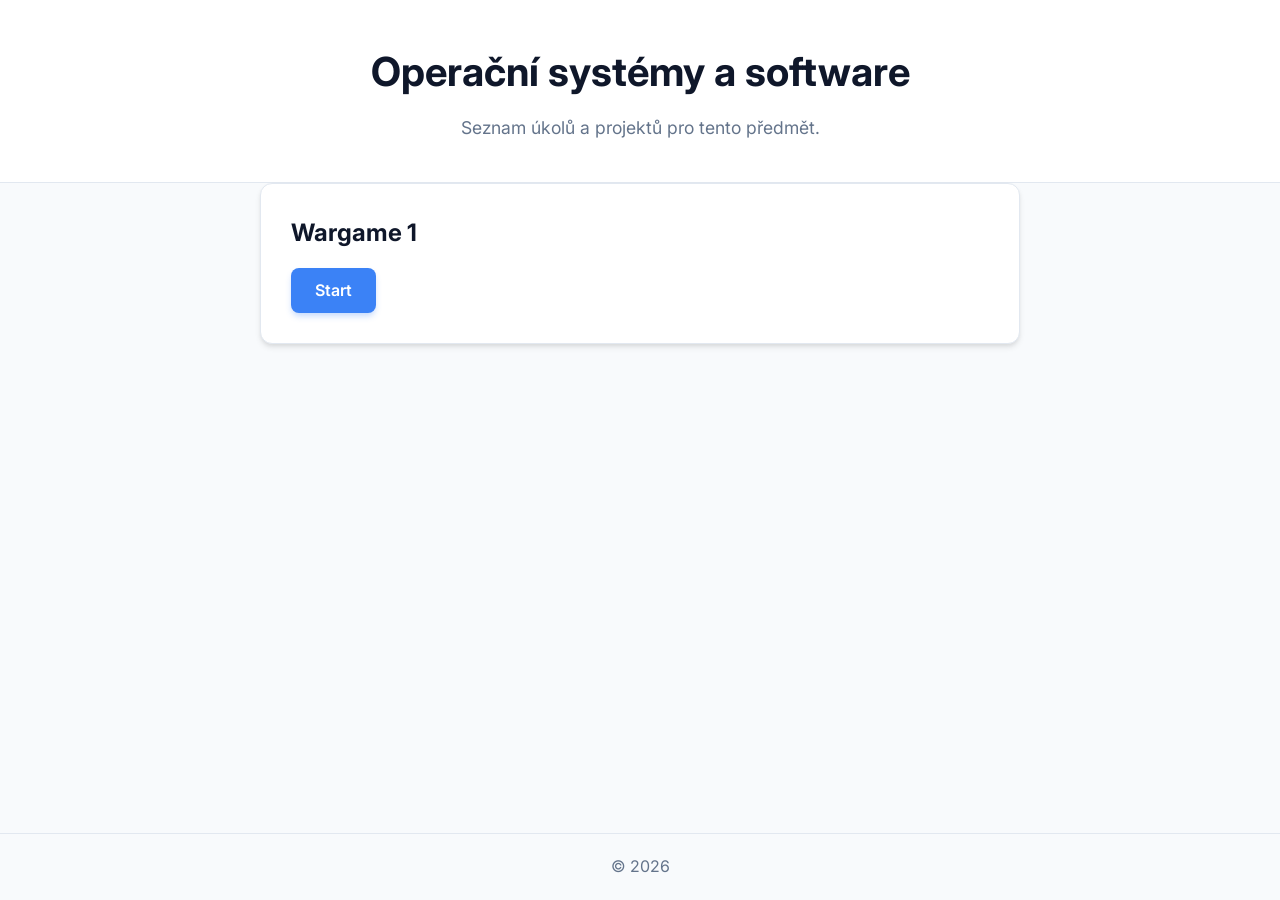
<file: index.html>
<!DOCTYPE html>
<html lang="cs">

<head>
    <meta charset="UTF-8">
    <meta name="viewport" content="width=device-width, initial-scale=1.0">
    <title>Operační systémy a software - Úkoly</title>
    <link rel="stylesheet" href="style.css">
    <link rel="preconnect" href="https://fonts.googleapis.com">
    <link rel="preconnect" href="https://fonts.gstatic.com" crossorigin>
    <link href="https://fonts.googleapis.com/css2?family=Inter:wght@400;500;600;700&display=swap" rel="stylesheet">
</head>

<body>
    <header>
        <div class="container">
            <h1>Operační systémy a software</h1>
            <p>Seznam úkolů a projektů pro tento předmět.</p>
        </div>
    </header>

    <main class="container">
        <section class="tasks">
            <h2>Wargame 1</h2>
            <a href="wargame1/index.html" class="btn">Start</a>
        </section>
    </main>

    <footer>
        <div class="container">
            <p>&copy; 2026</p>
        </div>
    </footer>
</body>

</html>
</file>
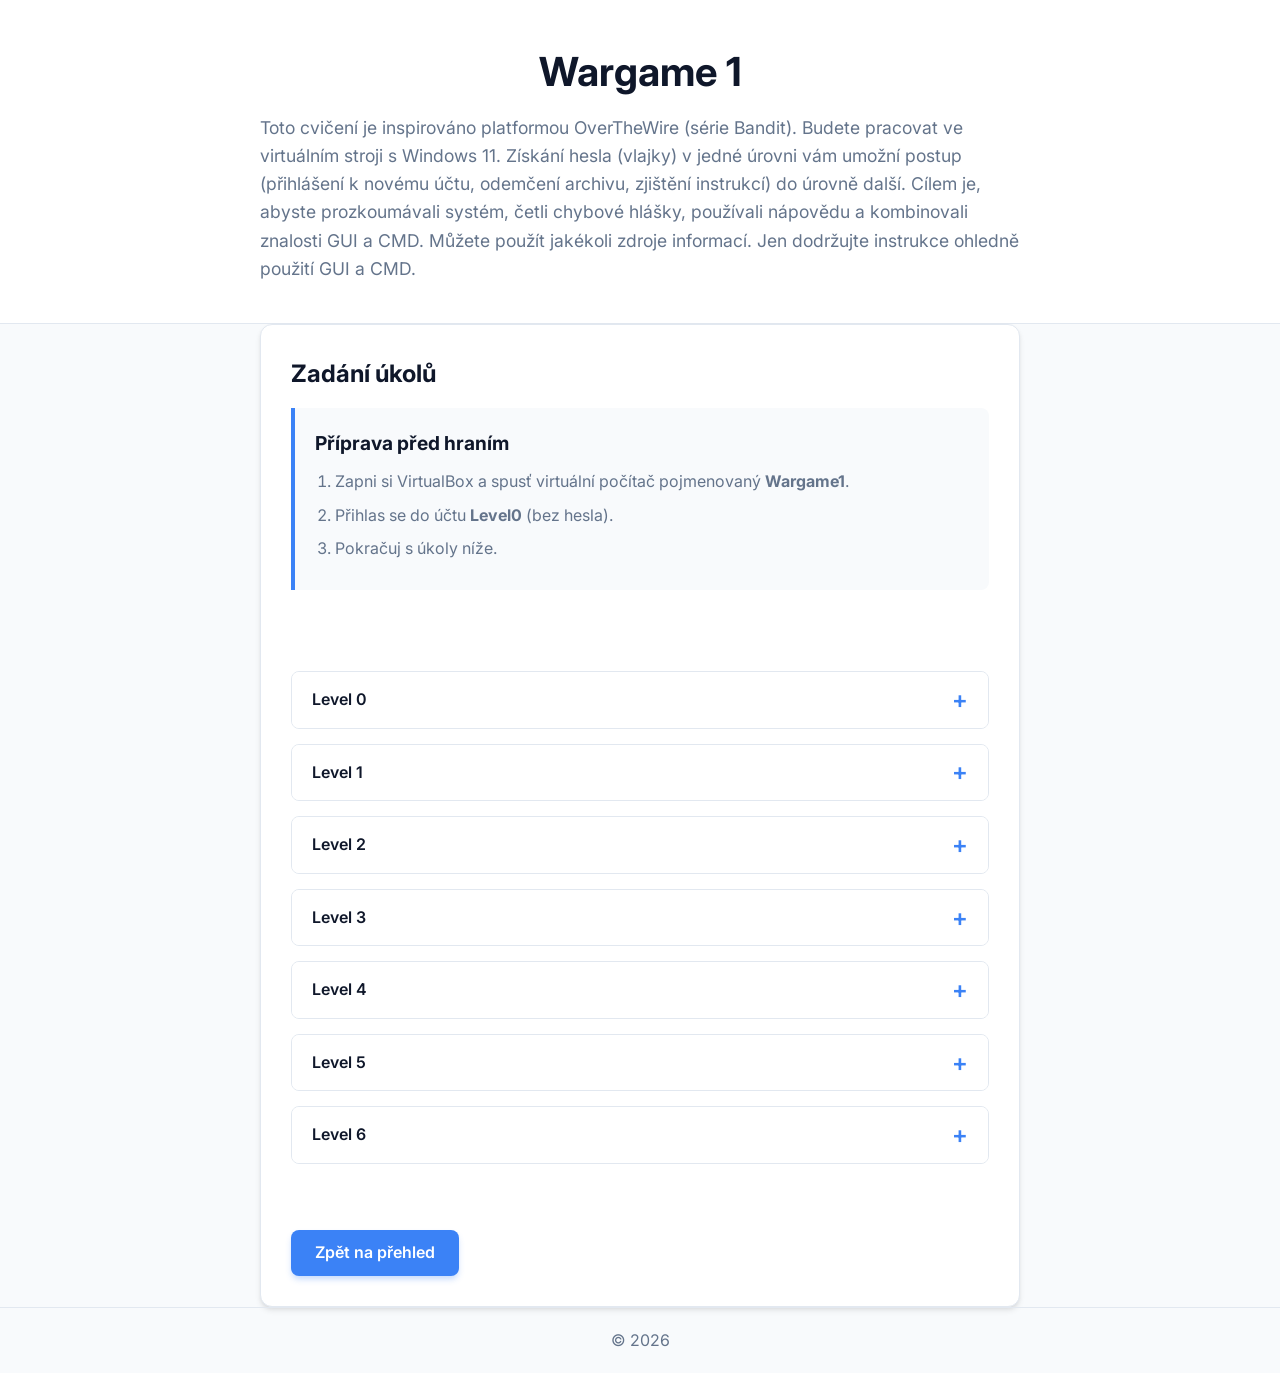
<file: wargame1/index.html>
<!DOCTYPE html>
<html lang="cs">

<head>
    <meta charset="UTF-8">
    <meta name="viewport" content="width=device-width, initial-scale=1.0">
    <title>Wargame 1</title>
    <link rel="stylesheet" href="../style.css">
    <link rel="preconnect" href="https://fonts.googleapis.com">
    <link rel="preconnect" href="https://fonts.gstatic.com" crossorigin>
    <link href="https://fonts.googleapis.com/css2?family=Inter:wght@400;500;600;700&display=swap" rel="stylesheet">
</head>

<body>
    <header>
        <div class="container">
            <h1>Wargame 1</h1>
            <p style="text-align: left;">Toto cvičení je inspirováno platformou OverTheWire (série Bandit). Budete
                pracovat ve
                virtuálním stroji
                s Windows 11. Získání hesla (vlajky) v jedné úrovni vám umožní postup (přihlášení k novému účtu,
                odemčení archivu, zjištění instrukcí) do úrovně další. Cílem je, abyste prozkoumávali systém,
                četli chybové hlášky, používali nápovědu a kombinovali znalosti GUI a CMD. Můžete použít jakékoli
                zdroje informací. Jen dodržujte instrukce ohledně použití GUI a CMD.
            </p>
        </div>
    </header>


    <main class="container">
        <section class="tasks">
            <h2>Zadání úkolů</h2>

            <div class="setup-box">
                <h3>Příprava před hraním</h3>
                <ol>
                    <li>Zapni si VirtualBox a spusť virtuální počítač pojmenovaný <strong>Wargame1</strong>.</li>
                    <li>Přihlas se do účtu <strong>Level0</strong> (bez hesla).</li>
                    <li>Pokračuj s úkoly níže.</li>
                </ol>
            </div>

            <br><br>
            <!-- Kontejner, kam se pomocí JavaScriptu vygenerují úkoly -->
            <div id="tasks-container"></div>

            <br><br>
            <a href="../index.html" class="btn">Zpět na přehled</a>
        </section>
    </main>

    <!-- Načtení dat a skript pro vygenerování úkolů -->
    <script src="data.js"></script>
    <script>
        // Najdeme kontejner na stránce
        const container = document.getElementById('tasks-container');

        // Projdeme všechna data z data.js a pro každé vytvoříme HTML element
        wargame1Data.forEach(task => {
            const details = document.createElement('details');
            details.className = 'task-item';

            details.innerHTML = `
                <summary>${task.title}</summary>
                <div class="task-content">
                    <p>${task.description}</p>
                    ${task.help && task.help !== 'Není třeba nápověda' ? `
                    <details class="help-box">
                        <summary title="Zobrazit nápovědu">?</summary>
                        <p>${task.help}</p>
                    </details>
                    ` : ''}
                </div>
            `;

            container.appendChild(details);
        });
    </script>

    <footer>
        <div class="container">
            <p>&copy; 2026</p>
        </div>
    </footer>
</body>

</html>
</file>
<file: style.css>
/* CSS Proměnné pro moderní vzhled (Light/Dark mode připraveno) */
:root {
    --bg-color: #f8fafc;
    --text-color: #0f172a;
    --primary-color: #3b82f6;
    --secondary-color: #64748b;
    --card-bg: #ffffff;
    --border-color: #e2e8f0;
    --font-family: 'Inter', sans-serif;
}

/* Základní reset */
* {
    margin: 0;
    padding: 0;
    box-sizing: border-box;
}

body {
    font-family: var(--font-family);
    background-color: var(--bg-color);
    color: var(--text-color);
    line-height: 1.6;
    display: flex;
    flex-direction: column;
    min-height: 100vh;
}

/* Kontejner pro centrování obsahu */
.container {
    max-width: 800px;
    margin: 0 auto;
    padding: 0 20px;
    width: 100%;
}

/* Hlavička */
header {
    background-color: var(--card-bg);
    border-bottom: 1px solid var(--border-color);
    padding: 40px 0;
    text-align: center;
}

header h1 {
    font-size: 2.5rem;
    font-weight: 700;
    color: var(--text-color);
    margin-bottom: 10px;
}

header p {
    color: var(--secondary-color);
    font-size: 1.1rem;
}

/* Hlavní obsah */
main {
    flex: 1;
    padding: 40px 20px;
}

.tasks {
    background-color: var(--card-bg);
    border: 1px solid var(--border-color);
    border-radius: 12px;
    padding: 30px;
    box-shadow: 0 4px 6px -1px rgba(0, 0, 0, 0.1), 0 2px 4px -1px rgba(0, 0, 0, 0.06);
}

.tasks h2 {
    font-size: 1.5rem;
    margin-bottom: 15px;
    color: var(--text-color);
}

/* Patička */
footer {
    text-align: center;
    padding: 20px 0;
    color: var(--secondary-color);
    border-top: 1px solid var(--border-color);
}

/* Tlačítka */
.btn {
    display: inline-block;
    text-decoration: none;
    padding: 10px 24px;
    background-color: var(--primary-color);
    color: white;
    font-size: 1rem;
    font-weight: 600;
    font-family: inherit;
    border: none;
    border-radius: 8px;
    cursor: pointer;
    transition: all 0.2s ease;
    box-shadow: 0 4px 6px -1px rgba(59, 130, 246, 0.3);
}

.btn:hover {
    background-color: #2563eb; /* Tmavší modrá při najetí */
    transform: translateY(-2px); /* Mírné povyskočení */
    box-shadow: 0 6px 8px -1px rgba(59, 130, 246, 0.4);
}

.btn:active {
    transform: translateY(0);
}

/* --- Rozbalovací úkoly (Accordion) --- */
details.task-item {
    background-color: var(--bg-color);
    border: 1px solid var(--border-color);
    border-radius: 8px;
    margin-bottom: 15px;
    overflow: hidden;
    transition: all 0.3s ease;
}

/* Změna barvy rámečku po rozbalení */
details[open].task-item {
    border-color: var(--primary-color);
    box-shadow: 0 2px 4px rgba(59, 130, 246, 0.1);
}

details.task-item summary {
    padding: 15px 20px;
    font-weight: 600;
    cursor: pointer;
    background-color: var(--card-bg);
    list-style: none; /* Schová výchozí šipku v některých prohlížečích */
    display: flex;
    justify-content: space-between;
    align-items: center;
    color: var(--text-color);
}

details.task-item summary::-webkit-details-marker {
    display: none; /* Schová výchozí šipku v Safari/Chrome */
}

/* Vlastní ikonka plus/mínus na konci */
details.task-item summary::after {
    content: '+';
    font-size: 1.5rem;
    line-height: 1;
    color: var(--primary-color);
    transition: transform 0.2s;
}

details[open].task-item summary::after {
    content: '−'; /* Symbol mínus */
}

/* Obsah úkolu po rozbalení */
.task-content {
    padding: 20px;
    background-color: var(--card-bg);
    border-top: 1px solid var(--border-color);
    color: var(--secondary-color);
}

/* Instrukce pro přípravu hry */
.setup-box {
    background-color: var(--bg-color);
    border-left: 4px solid var(--primary-color);
    padding: 20px;
    margin-bottom: 30px;
    border-radius: 0 8px 8px 0;
}

.setup-box h3 {
    margin-bottom: 10px;
    color: var(--text-color);
    font-size: 1.2rem;
}

.setup-box ol {
    margin-left: 20px;
    color: var(--secondary-color);
}

.setup-box li {
    margin-bottom: 8px;
}

.setup-box code {
    background-color: #e2e8f0;
    padding: 2px 6px;
    border-radius: 4px;
    font-family: monospace;
    color: #0f172a;
}

/* Nápověda uvnitř úkolu */
details.help-box {
    margin-top: 15px;
}

details.help-box summary {
    display: inline-block;
    width: 32px;
    height: 32px;
    line-height: 32px;
    text-align: center;
    border-radius: 50%;
    background-color: var(--secondary-color);
    color: white;
    font-weight: bold;
    cursor: pointer;
    font-size: 1.1rem;
    padding: 0;
    transition: background-color 0.2s, transform 0.2s;
    list-style: none;
}

details.help-box summary:hover {
    background-color: var(--primary-color);
    transform: scale(1.1);
}

details.help-box summary::after {
    display: none;
}

details.help-box p {
    margin-top: 10px;
    padding: 12px 15px;
    background-color: #f1f5f9;
    border-left: 3px solid #f59e0b;
    border-radius: 6px;
    font-size: 0.9rem;
    color: #334155;
    font-family: 'Inter', monospace;
}
</file>
